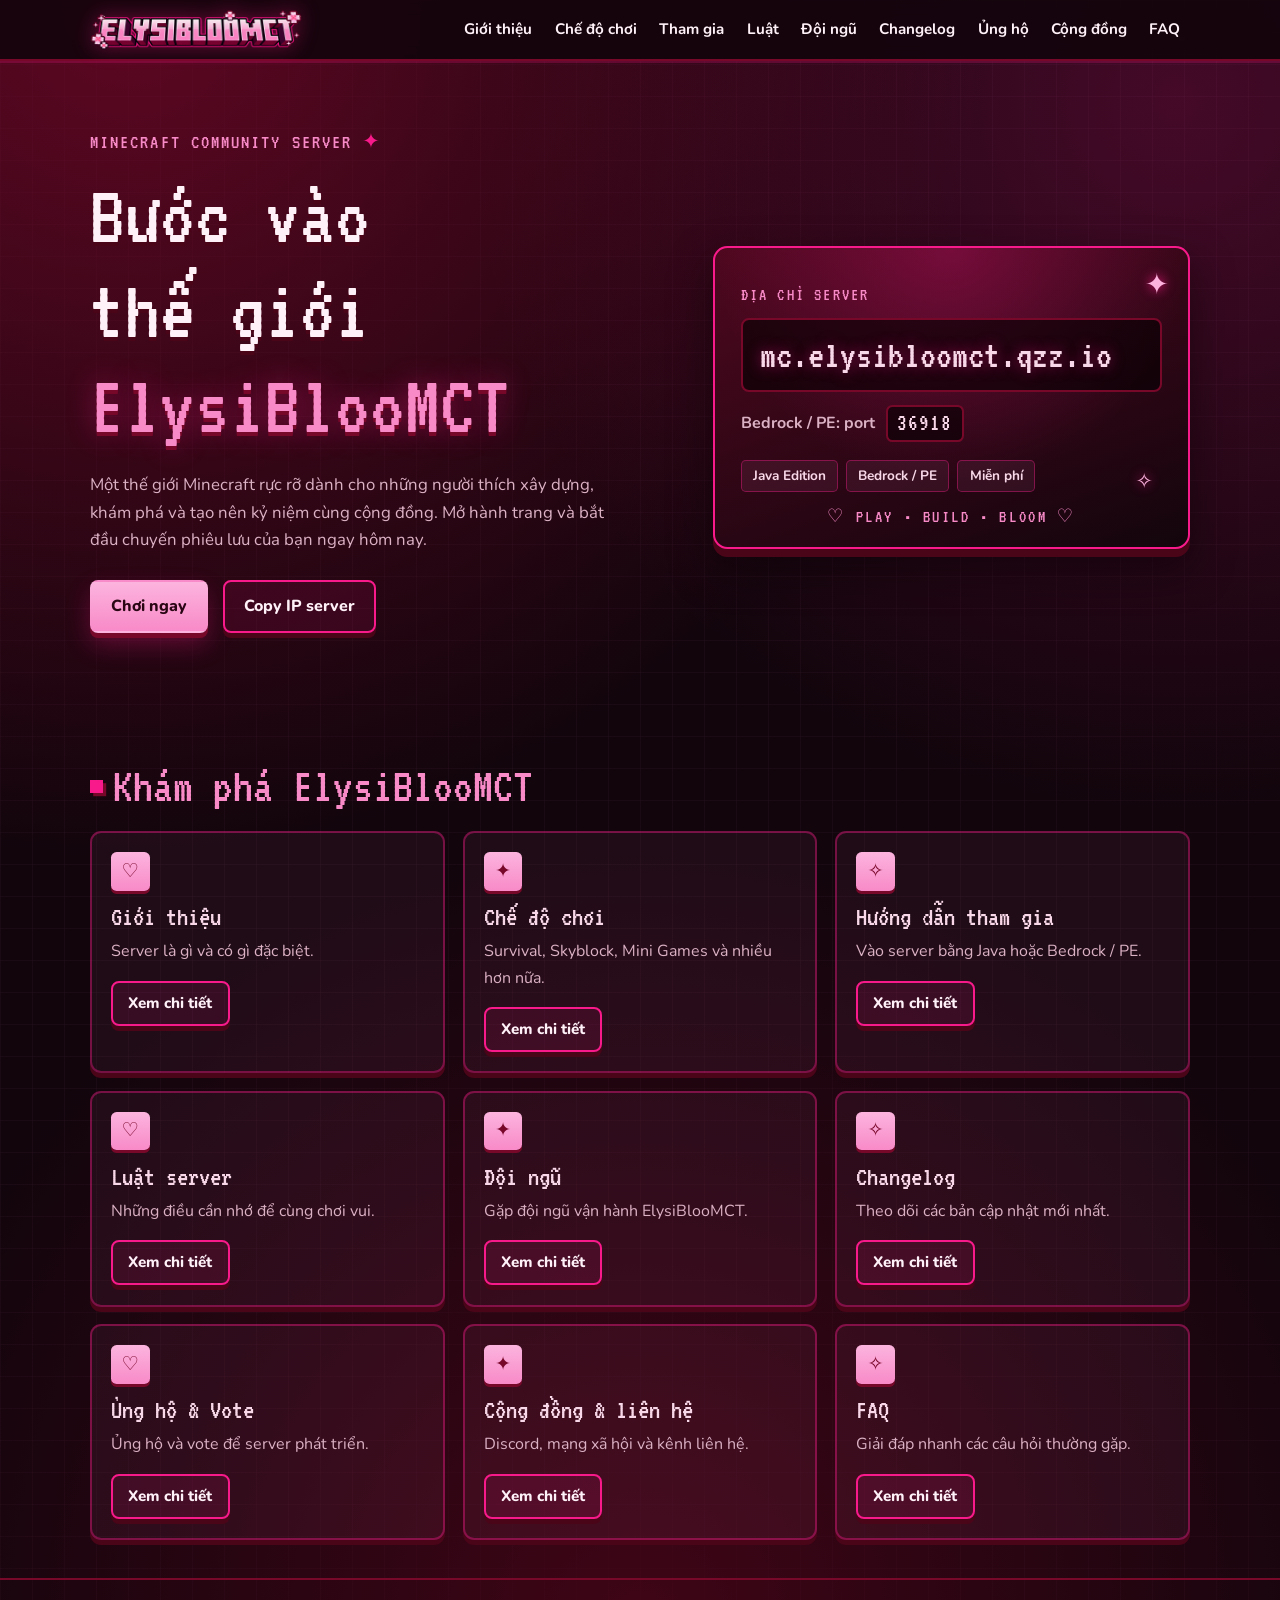
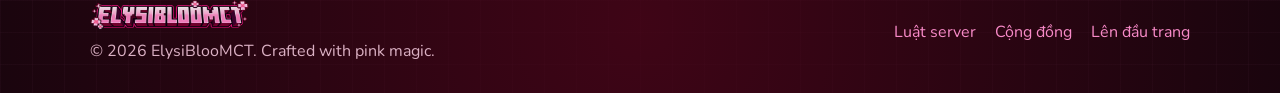
<file: index.html>
<!DOCTYPE html>
<html lang="vi">
  <head>
    <meta charset="UTF-8" />
    <meta name="viewport" content="width=device-width, initial-scale=1.0" />
    <meta
      name="description"
      content="ElysiBlooMCT - server Minecraft cộng đồng (Java và Bedrock/PE) với thế giới sinh tồn, phiêu lưu và những sự kiện ngập tràn sắc hồng."
    />
    <meta name="theme-color" content="#12050c" />
    <link rel="icon" href="./assets/favicon.ico" sizes="any" />
    <link rel="icon" type="image/png" sizes="32x32" href="./assets/favicon-32.png" />
    <link rel="icon" type="image/png" sizes="192x192" href="./assets/favicon-192.png" />
    <link rel="apple-touch-icon" href="./assets/apple-touch-icon.png" />
    <meta name="color-scheme" content="dark" />
    <meta name="darkreader-lock" />
    <title>ElysiBlooMCT | Minecraft Community Server</title>
    <link rel="preconnect" href="https://fonts.googleapis.com" />
    <link rel="preconnect" href="https://fonts.gstatic.com" crossorigin />
    <link
      rel="stylesheet"
      href="https://fonts.googleapis.com/css2?family=Nunito:wght@400;600;700;800&display=swap"
    />
    <link rel="stylesheet" href="./assets/styles.css?v=20261118a" />
    <link rel="stylesheet" href="./assets/mobile.css?v=20261118a" />
  </head>
  <body>
    <a class="skip-link" href="#main-content">Bỏ qua đến nội dung chính</a>
    <header class="site-header" id="top"></header>

    <main id="main-content">
      <section class="hero" aria-labelledby="hero-title">
        <div class="container hero-grid">
          <div>
            <p class="eyebrow">Minecraft Community Server <span>✦</span></p>
            <h1 id="hero-title">Bước vào thế giới <em>ElysiBlooMCT</em></h1>
            <p class="hero-text">
              Một thế giới Minecraft rực rỡ dành cho những người thích xây dựng,
              khám phá và tạo nên kỷ niệm cùng cộng đồng. Mở hành trang và bắt
              đầu chuyến phiêu lưu của bạn ngay hôm nay.
            </p>
            <div class="hero-actions">
              <a class="btn btn-primary" href="./join/">Chơi ngay</a>
              <button class="btn btn-secondary" id="copy-ip-btn" type="button">
                Copy IP server
              </button>
            </div>
            <p class="copy-feedback" aria-live="polite">
              <span id="copy-status" role="status"></span>
            </p>
          </div>
          <div class="hero-panel">
            <div class="sparkle sparkle-one" aria-hidden="true">✦</div>
            <div class="sparkle sparkle-two" aria-hidden="true">✧</div>
            <p class="panel-label">Địa chỉ server</p>
            <p class="panel-ip"><strong id="server-ip">mc.elysibloomct.qzz.io</strong></p>
            <p class="panel-port">Bedrock / PE: port <strong id="bedrock-port">36918</strong></p>
            <ul class="panel-meta">
              <li>Java Edition</li>
              <li>Bedrock / PE</li>
              <li>Miễn phí</li>
            </ul>
            <p class="hero-badge">♡ PLAY • BUILD • BLOOM ♡</p>
          </div>
        </div>
      </section>

      <section class="section" data-module="home"></section>
    </main>

    <footer class="site-footer"></footer>

    <script src="./assets/script.js?v=20261118a"></script>
  </body>
</html>
</file>
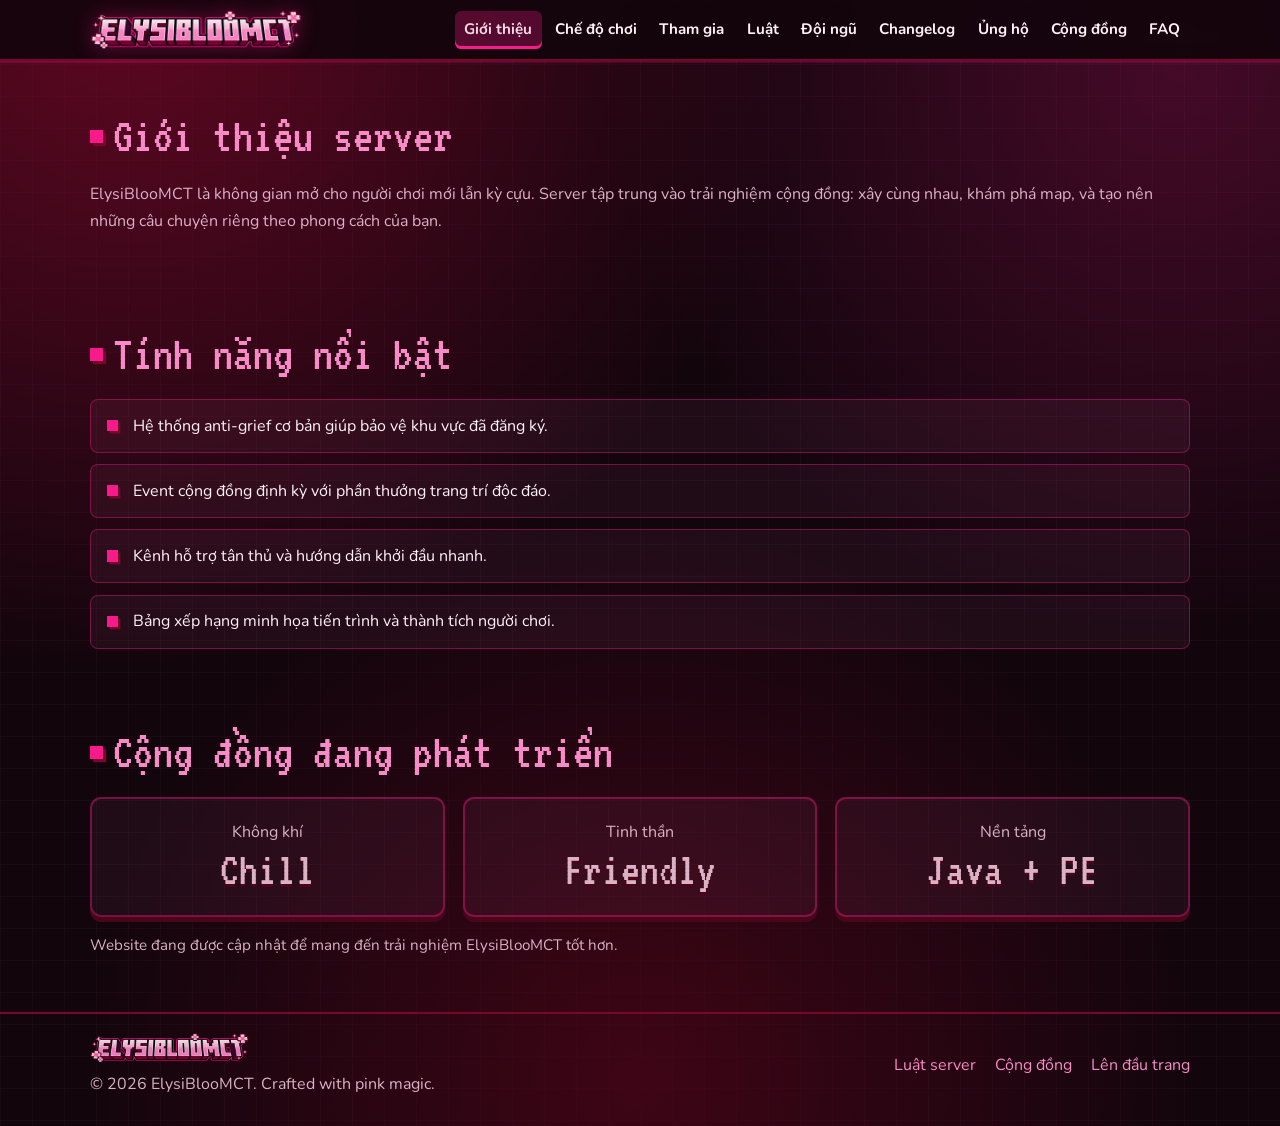
<file: about/index.html>
<!DOCTYPE html>
<html lang="vi">
  <head>
    <meta charset="UTF-8" />
    <meta name="viewport" content="width=device-width, initial-scale=1.0" />
    <meta name="description" content="Giới thiệu ElysiBlooMCT: server Minecraft cộng đồng cho người chơi mới lẫn kỳ cựu." />
    <meta name="theme-color" content="#12050c" />
    <link rel="icon" href="../assets/favicon.ico" sizes="any" />
    <link rel="icon" type="image/png" sizes="32x32" href="../assets/favicon-32.png" />
    <link rel="icon" type="image/png" sizes="192x192" href="../assets/favicon-192.png" />
    <link rel="apple-touch-icon" href="../assets/apple-touch-icon.png" />
    <meta name="color-scheme" content="dark" />
    <meta name="darkreader-lock" />
    <title>Giới thiệu | ElysiBlooMCT</title>
    <link rel="preconnect" href="https://fonts.googleapis.com" />
    <link rel="preconnect" href="https://fonts.gstatic.com" crossorigin />
    <link rel="stylesheet" href="https://fonts.googleapis.com/css2?family=Nunito:wght@400;600;700;800&display=swap" />
    <link rel="stylesheet" href="../assets/styles.css?v=20261118a" />
    <link rel="stylesheet" href="../assets/mobile.css?v=20261118a" />
  </head>
  <body>
    <a class="skip-link" href="#main-content">Bỏ qua đến nội dung chính</a>
    <header class="site-header" id="top"></header>
    <main id="main-content">
      <section class="section" data-module="about" data-heading="h1"></section>
      <section class="section" data-module="features"></section>
      <section class="section" data-module="stats"></section>
    </main>
    <footer class="site-footer"></footer>
    <script src="../assets/script.js?v=20261118a"></script>
  </body>
</html>
</file>
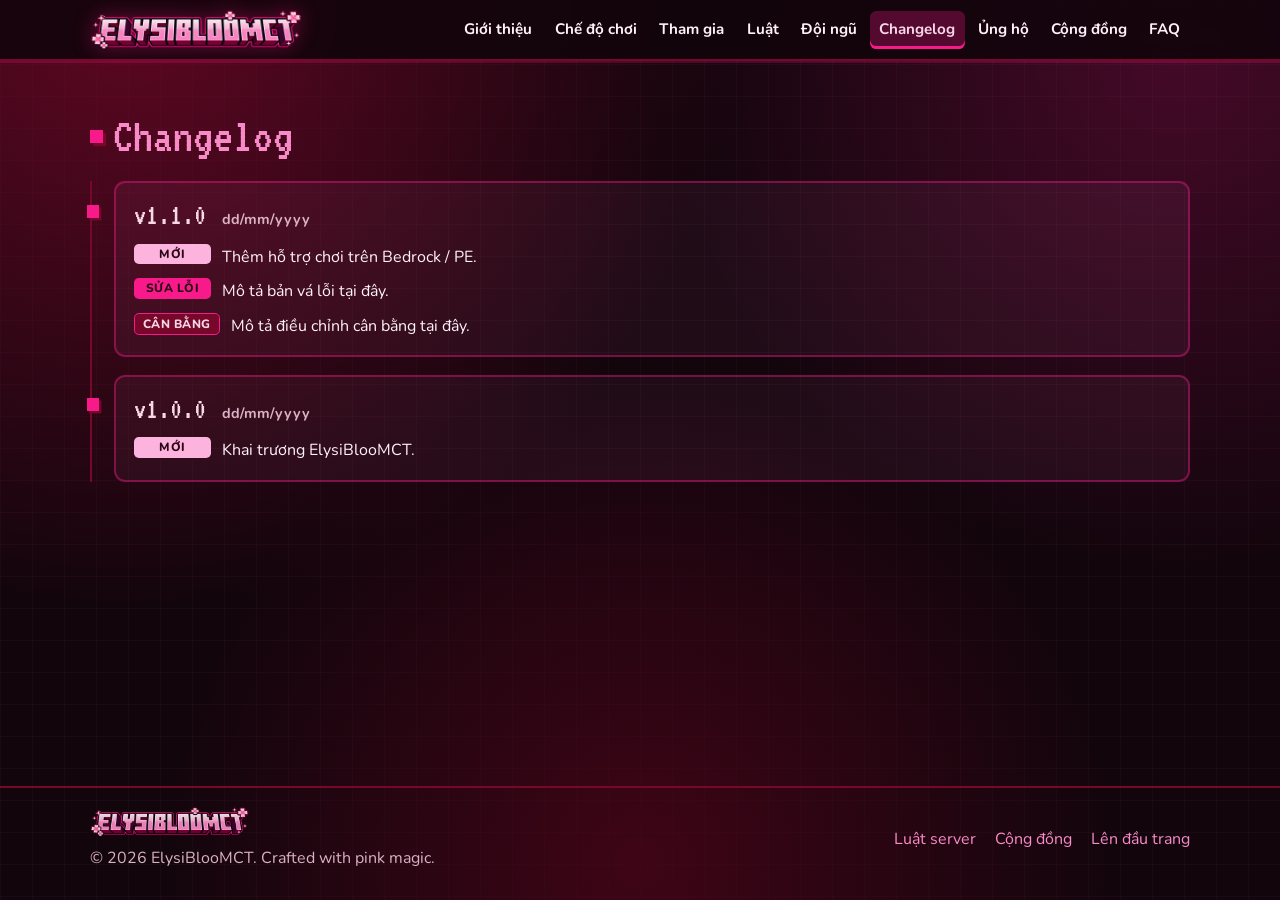
<file: changelog/index.html>
<!DOCTYPE html>
<html lang="vi">
  <head>
    <meta charset="UTF-8" />
    <meta name="viewport" content="width=device-width, initial-scale=1.0" />
    <meta name="description" content="Changelog ElysiBlooMCT: các bản cập nhật, sửa lỗi và thay đổi mới nhất của server." />
    <meta name="theme-color" content="#12050c" />
    <link rel="icon" href="../assets/favicon.ico" sizes="any" />
    <link rel="icon" type="image/png" sizes="32x32" href="../assets/favicon-32.png" />
    <link rel="icon" type="image/png" sizes="192x192" href="../assets/favicon-192.png" />
    <link rel="apple-touch-icon" href="../assets/apple-touch-icon.png" />
    <meta name="color-scheme" content="dark" />
    <meta name="darkreader-lock" />
    <title>Changelog | ElysiBlooMCT</title>
    <link rel="preconnect" href="https://fonts.googleapis.com" />
    <link rel="preconnect" href="https://fonts.gstatic.com" crossorigin />
    <link rel="stylesheet" href="https://fonts.googleapis.com/css2?family=Nunito:wght@400;600;700;800&display=swap" />
    <link rel="stylesheet" href="../assets/styles.css?v=20261118a" />
    <link rel="stylesheet" href="../assets/mobile.css?v=20261118a" />
  </head>
  <body>
    <a class="skip-link" href="#main-content">Bỏ qua đến nội dung chính</a>
    <header class="site-header" id="top"></header>
    <main id="main-content">
      <section class="section" data-module="changelog" data-heading="h1"></section>
    </main>
    <footer class="site-footer"></footer>
    <script src="../assets/script.js?v=20261118a"></script>
  </body>
</html>
</file>
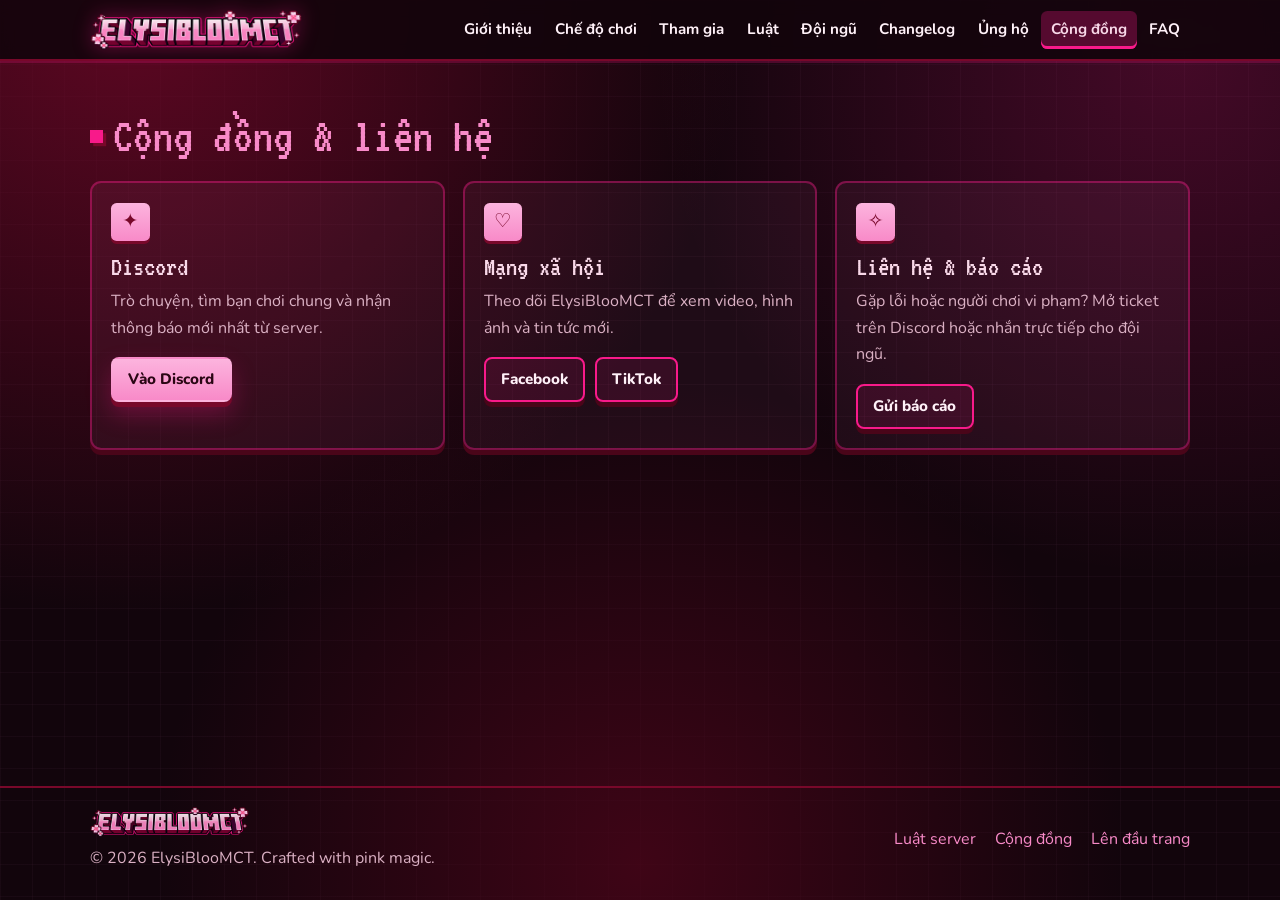
<file: community/index.html>
<!DOCTYPE html>
<html lang="vi">
  <head>
    <meta charset="UTF-8" />
    <meta name="viewport" content="width=device-width, initial-scale=1.0" />
    <meta name="description" content="Cộng đồng ElysiBlooMCT: Discord, mạng xã hội và kênh liên hệ, báo cáo." />
    <meta name="theme-color" content="#12050c" />
    <link rel="icon" href="../assets/favicon.ico" sizes="any" />
    <link rel="icon" type="image/png" sizes="32x32" href="../assets/favicon-32.png" />
    <link rel="icon" type="image/png" sizes="192x192" href="../assets/favicon-192.png" />
    <link rel="apple-touch-icon" href="../assets/apple-touch-icon.png" />
    <meta name="color-scheme" content="dark" />
    <meta name="darkreader-lock" />
    <title>Cộng đồng &amp; liên hệ | ElysiBlooMCT</title>
    <link rel="preconnect" href="https://fonts.googleapis.com" />
    <link rel="preconnect" href="https://fonts.gstatic.com" crossorigin />
    <link rel="stylesheet" href="https://fonts.googleapis.com/css2?family=Nunito:wght@400;600;700;800&display=swap" />
    <link rel="stylesheet" href="../assets/styles.css?v=20261118a" />
    <link rel="stylesheet" href="../assets/mobile.css?v=20261118a" />
  </head>
  <body>
    <a class="skip-link" href="#main-content">Bỏ qua đến nội dung chính</a>
    <header class="site-header" id="top"></header>
    <main id="main-content">
      <section class="section" data-module="community" data-heading="h1"></section>
    </main>
    <footer class="site-footer"></footer>
    <script src="../assets/script.js?v=20261118a"></script>
  </body>
</html>
</file>
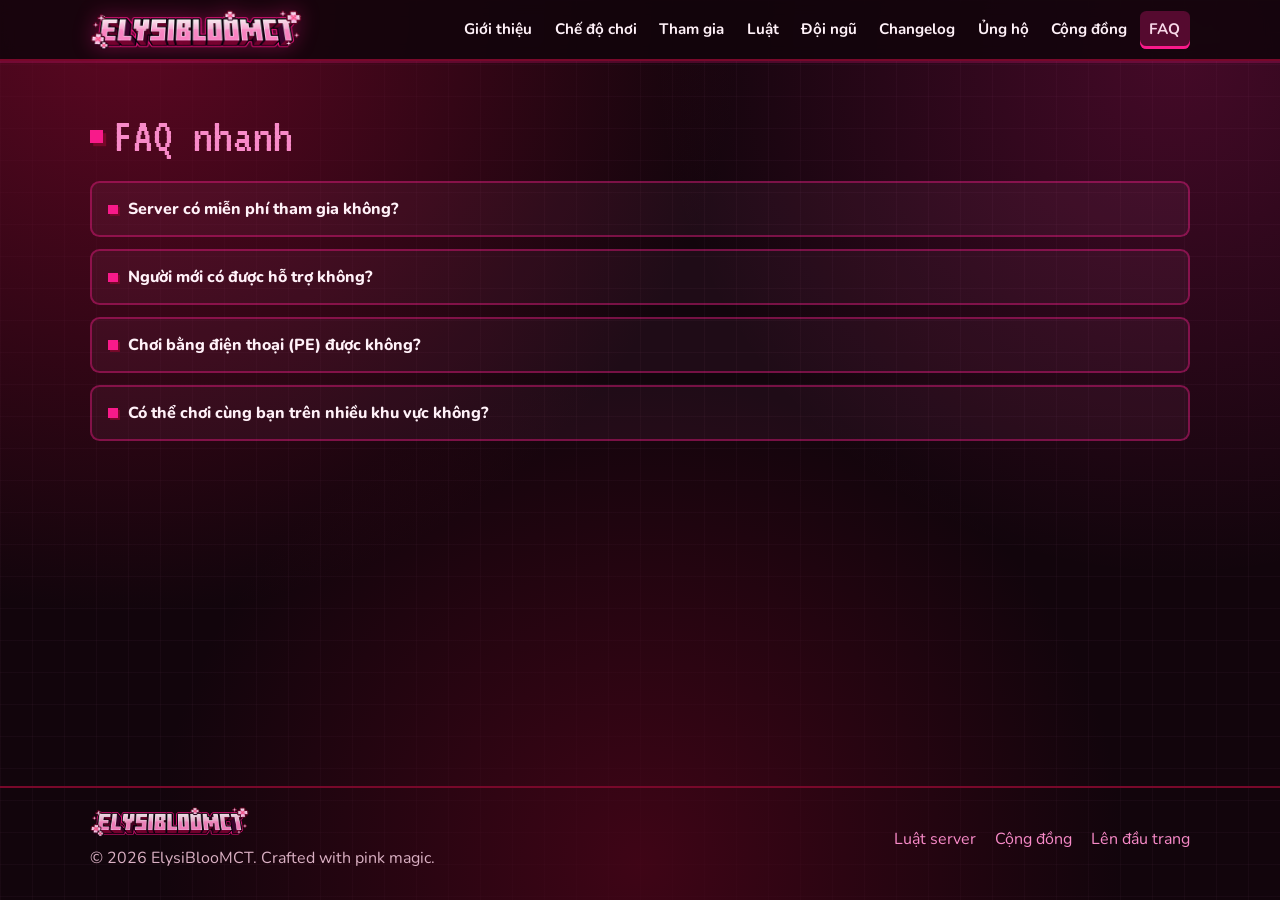
<file: faq/index.html>
<!DOCTYPE html>
<html lang="vi">
  <head>
    <meta charset="UTF-8" />
    <meta name="viewport" content="width=device-width, initial-scale=1.0" />
    <meta name="description" content="Câu hỏi thường gặp về server ElysiBlooMCT." />
    <meta name="theme-color" content="#12050c" />
    <link rel="icon" href="../assets/favicon.ico" sizes="any" />
    <link rel="icon" type="image/png" sizes="32x32" href="../assets/favicon-32.png" />
    <link rel="icon" type="image/png" sizes="192x192" href="../assets/favicon-192.png" />
    <link rel="apple-touch-icon" href="../assets/apple-touch-icon.png" />
    <meta name="color-scheme" content="dark" />
    <meta name="darkreader-lock" />
    <title>FAQ | ElysiBlooMCT</title>
    <link rel="preconnect" href="https://fonts.googleapis.com" />
    <link rel="preconnect" href="https://fonts.gstatic.com" crossorigin />
    <link rel="stylesheet" href="https://fonts.googleapis.com/css2?family=Nunito:wght@400;600;700;800&display=swap" />
    <link rel="stylesheet" href="../assets/styles.css?v=20261118a" />
    <link rel="stylesheet" href="../assets/mobile.css?v=20261118a" />
  </head>
  <body>
    <a class="skip-link" href="#main-content">Bỏ qua đến nội dung chính</a>
    <header class="site-header" id="top"></header>
    <main id="main-content">
      <section class="section" data-module="faq" data-heading="h1"></section>
    </main>
    <footer class="site-footer"></footer>
    <script src="../assets/script.js?v=20261118a"></script>
  </body>
</html>
</file>
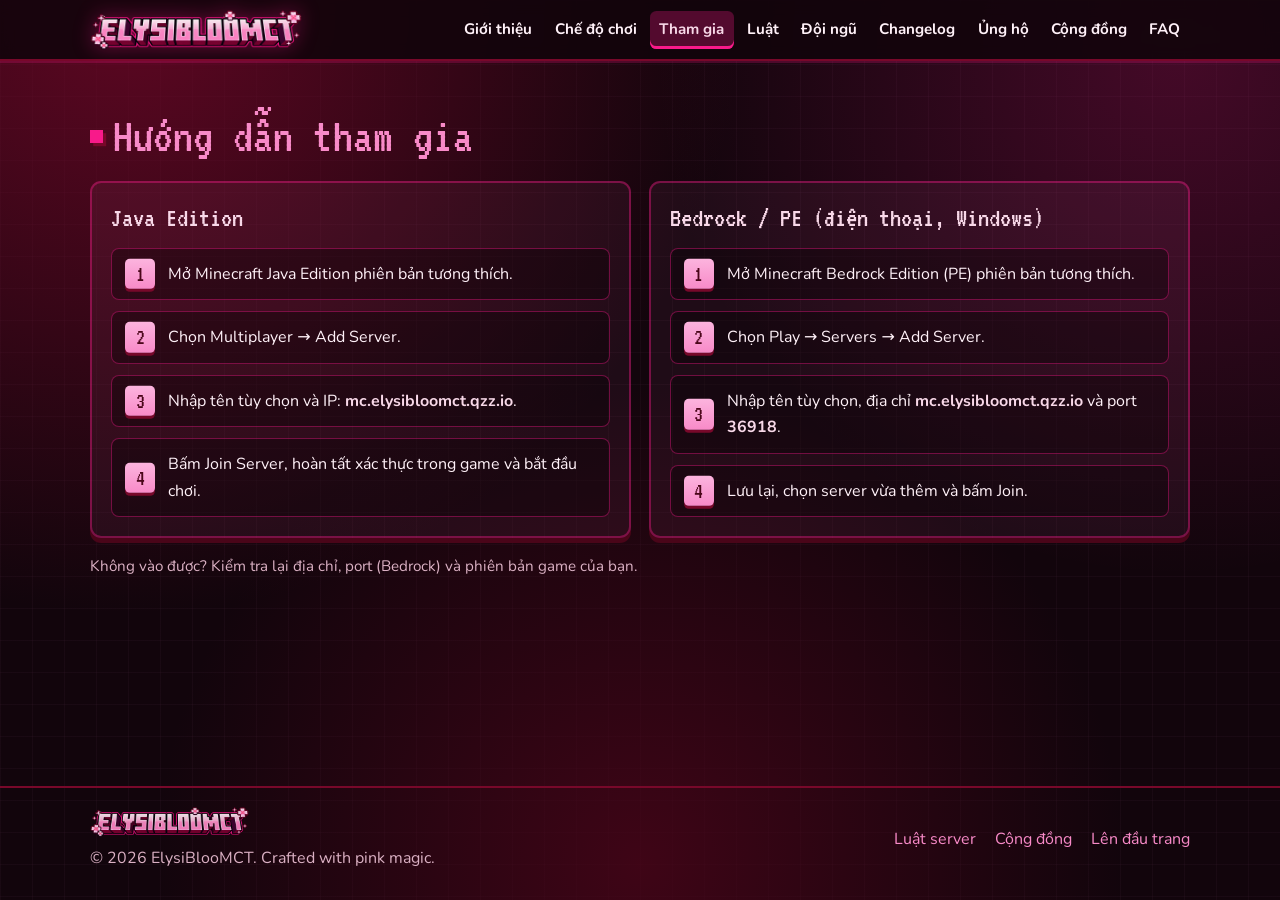
<file: join/index.html>
<!DOCTYPE html>
<html lang="vi">
  <head>
    <meta charset="UTF-8" />
    <meta name="viewport" content="width=device-width, initial-scale=1.0" />
    <meta name="description" content="Hướng dẫn vào server ElysiBlooMCT bằng Minecraft Java Edition hoặc Bedrock / PE." />
    <meta name="theme-color" content="#12050c" />
    <link rel="icon" href="../assets/favicon.ico" sizes="any" />
    <link rel="icon" type="image/png" sizes="32x32" href="../assets/favicon-32.png" />
    <link rel="icon" type="image/png" sizes="192x192" href="../assets/favicon-192.png" />
    <link rel="apple-touch-icon" href="../assets/apple-touch-icon.png" />
    <meta name="color-scheme" content="dark" />
    <meta name="darkreader-lock" />
    <title>Hướng dẫn tham gia | ElysiBlooMCT</title>
    <link rel="preconnect" href="https://fonts.googleapis.com" />
    <link rel="preconnect" href="https://fonts.gstatic.com" crossorigin />
    <link rel="stylesheet" href="https://fonts.googleapis.com/css2?family=Nunito:wght@400;600;700;800&display=swap" />
    <link rel="stylesheet" href="../assets/styles.css?v=20261118a" />
    <link rel="stylesheet" href="../assets/mobile.css?v=20261118a" />
  </head>
  <body>
    <a class="skip-link" href="#main-content">Bỏ qua đến nội dung chính</a>
    <header class="site-header" id="top"></header>
    <main id="main-content">
      <section class="section" data-module="join" data-heading="h1"></section>
    </main>
    <footer class="site-footer"></footer>
    <script src="../assets/script.js?v=20261118a"></script>
  </body>
</html>
</file>
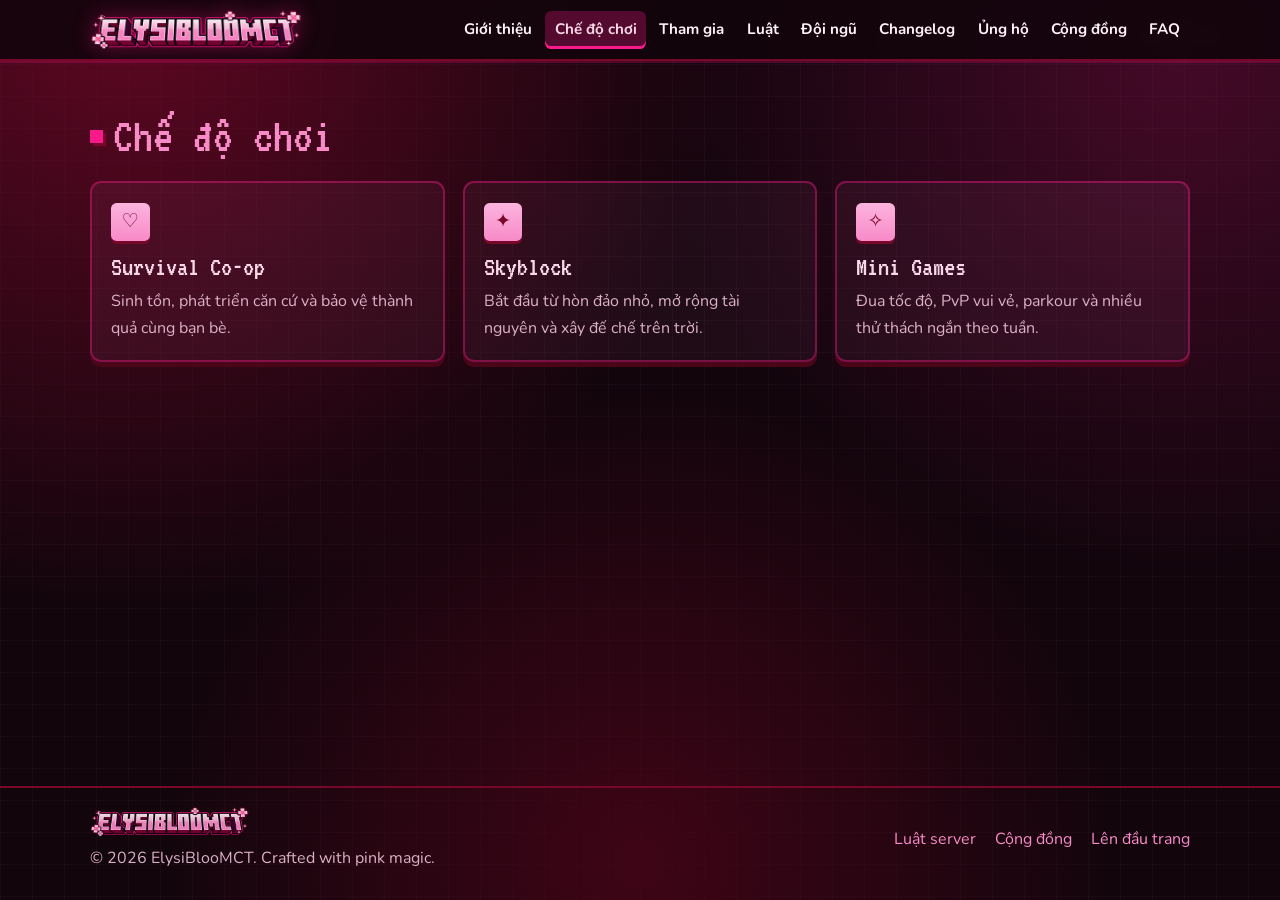
<file: modes/index.html>
<!DOCTYPE html>
<html lang="vi">
  <head>
    <meta charset="UTF-8" />
    <meta name="viewport" content="width=device-width, initial-scale=1.0" />
    <meta name="description" content="Các chế độ chơi trên ElysiBlooMCT: sinh tồn, skyblock, mini games và hơn thế nữa." />
    <meta name="theme-color" content="#12050c" />
    <link rel="icon" href="../assets/favicon.ico" sizes="any" />
    <link rel="icon" type="image/png" sizes="32x32" href="../assets/favicon-32.png" />
    <link rel="icon" type="image/png" sizes="192x192" href="../assets/favicon-192.png" />
    <link rel="apple-touch-icon" href="../assets/apple-touch-icon.png" />
    <meta name="color-scheme" content="dark" />
    <meta name="darkreader-lock" />
    <title>Chế độ chơi | ElysiBlooMCT</title>
    <link rel="preconnect" href="https://fonts.googleapis.com" />
    <link rel="preconnect" href="https://fonts.gstatic.com" crossorigin />
    <link rel="stylesheet" href="https://fonts.googleapis.com/css2?family=Nunito:wght@400;600;700;800&display=swap" />
    <link rel="stylesheet" href="../assets/styles.css?v=20261118a" />
    <link rel="stylesheet" href="../assets/mobile.css?v=20261118a" />
  </head>
  <body>
    <a class="skip-link" href="#main-content">Bỏ qua đến nội dung chính</a>
    <header class="site-header" id="top"></header>
    <main id="main-content">
      <section class="section" data-module="modes" data-heading="h1"></section>
    </main>
    <footer class="site-footer"></footer>
    <script src="../assets/script.js?v=20261118a"></script>
  </body>
</html>
</file>
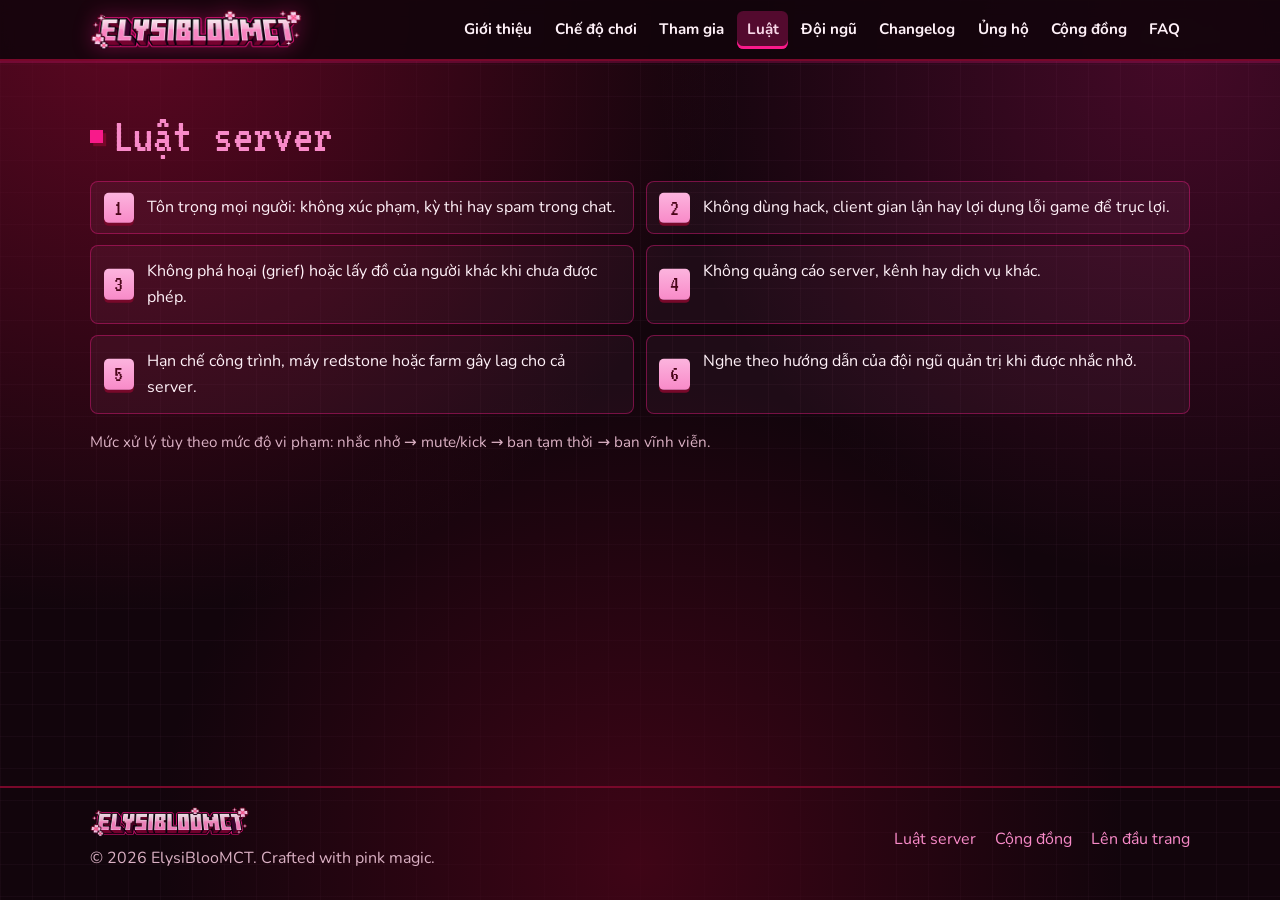
<file: rules/index.html>
<!DOCTYPE html>
<html lang="vi">
  <head>
    <meta charset="UTF-8" />
    <meta name="viewport" content="width=device-width, initial-scale=1.0" />
    <meta name="description" content="Luật server ElysiBlooMCT: những điều cần nhớ để cùng chơi vui và công bằng." />
    <meta name="theme-color" content="#12050c" />
    <link rel="icon" href="../assets/favicon.ico" sizes="any" />
    <link rel="icon" type="image/png" sizes="32x32" href="../assets/favicon-32.png" />
    <link rel="icon" type="image/png" sizes="192x192" href="../assets/favicon-192.png" />
    <link rel="apple-touch-icon" href="../assets/apple-touch-icon.png" />
    <meta name="color-scheme" content="dark" />
    <meta name="darkreader-lock" />
    <title>Luật server | ElysiBlooMCT</title>
    <link rel="preconnect" href="https://fonts.googleapis.com" />
    <link rel="preconnect" href="https://fonts.gstatic.com" crossorigin />
    <link rel="stylesheet" href="https://fonts.googleapis.com/css2?family=Nunito:wght@400;600;700;800&display=swap" />
    <link rel="stylesheet" href="../assets/styles.css?v=20261118a" />
    <link rel="stylesheet" href="../assets/mobile.css?v=20261118a" />
  </head>
  <body>
    <a class="skip-link" href="#main-content">Bỏ qua đến nội dung chính</a>
    <header class="site-header" id="top"></header>
    <main id="main-content">
      <section class="section" data-module="rules" data-heading="h1"></section>
    </main>
    <footer class="site-footer"></footer>
    <script src="../assets/script.js?v=20261118a"></script>
  </body>
</html>
</file>
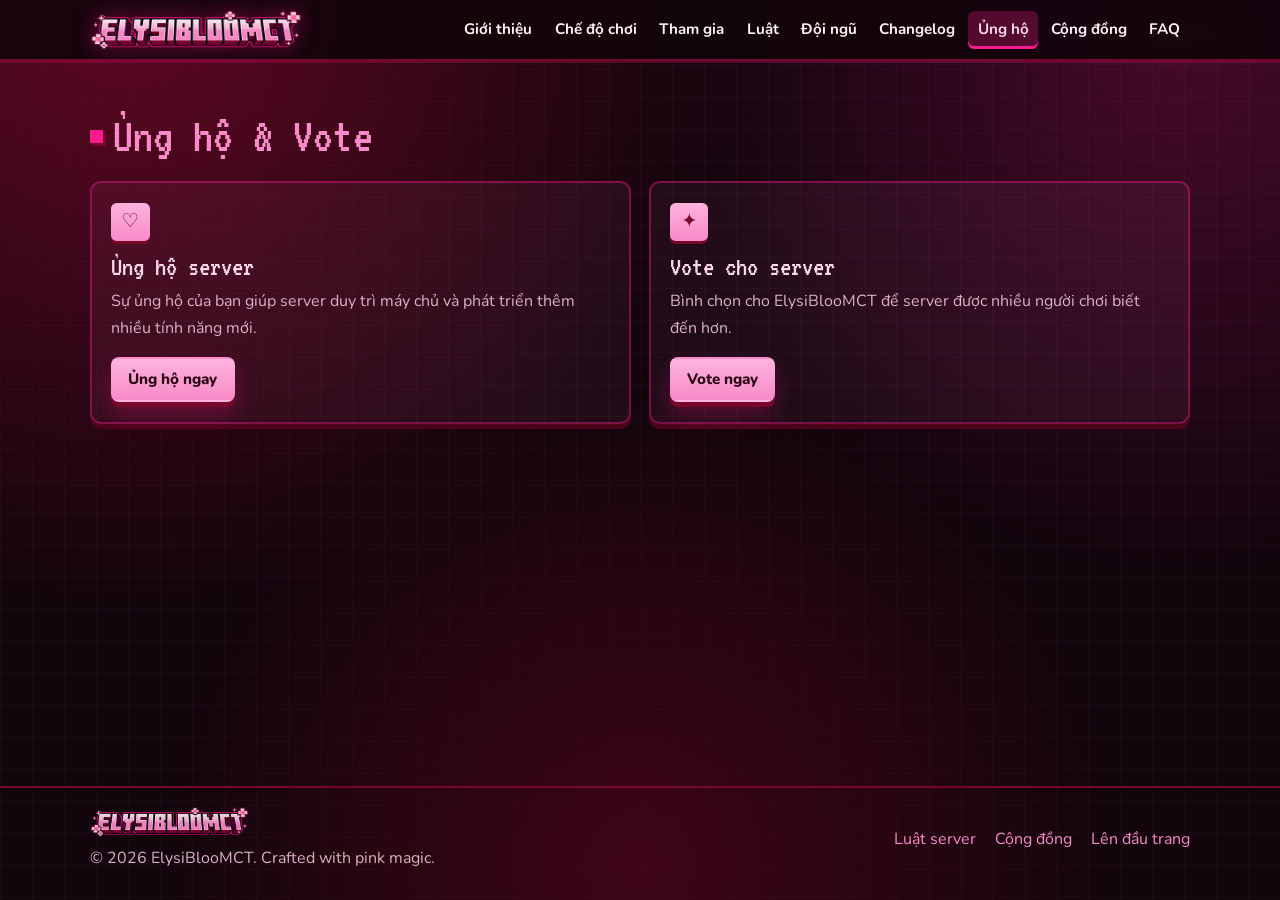
<file: support/index.html>
<!DOCTYPE html>
<html lang="vi">
  <head>
    <meta charset="UTF-8" />
    <meta name="viewport" content="width=device-width, initial-scale=1.0" />
    <meta name="description" content="Ủng hộ và vote cho server ElysiBlooMCT để server phát triển hơn." />
    <meta name="theme-color" content="#12050c" />
    <link rel="icon" href="../assets/favicon.ico" sizes="any" />
    <link rel="icon" type="image/png" sizes="32x32" href="../assets/favicon-32.png" />
    <link rel="icon" type="image/png" sizes="192x192" href="../assets/favicon-192.png" />
    <link rel="apple-touch-icon" href="../assets/apple-touch-icon.png" />
    <meta name="color-scheme" content="dark" />
    <meta name="darkreader-lock" />
    <title>Ủng hộ &amp; Vote | ElysiBlooMCT</title>
    <link rel="preconnect" href="https://fonts.googleapis.com" />
    <link rel="preconnect" href="https://fonts.gstatic.com" crossorigin />
    <link rel="stylesheet" href="https://fonts.googleapis.com/css2?family=Nunito:wght@400;600;700;800&display=swap" />
    <link rel="stylesheet" href="../assets/styles.css?v=20261118a" />
    <link rel="stylesheet" href="../assets/mobile.css?v=20261118a" />
  </head>
  <body>
    <a class="skip-link" href="#main-content">Bỏ qua đến nội dung chính</a>
    <header class="site-header" id="top"></header>
    <main id="main-content">
      <section class="section" data-module="support" data-heading="h1"></section>
    </main>
    <footer class="site-footer"></footer>
    <script src="../assets/script.js?v=20261118a"></script>
  </body>
</html>
</file>
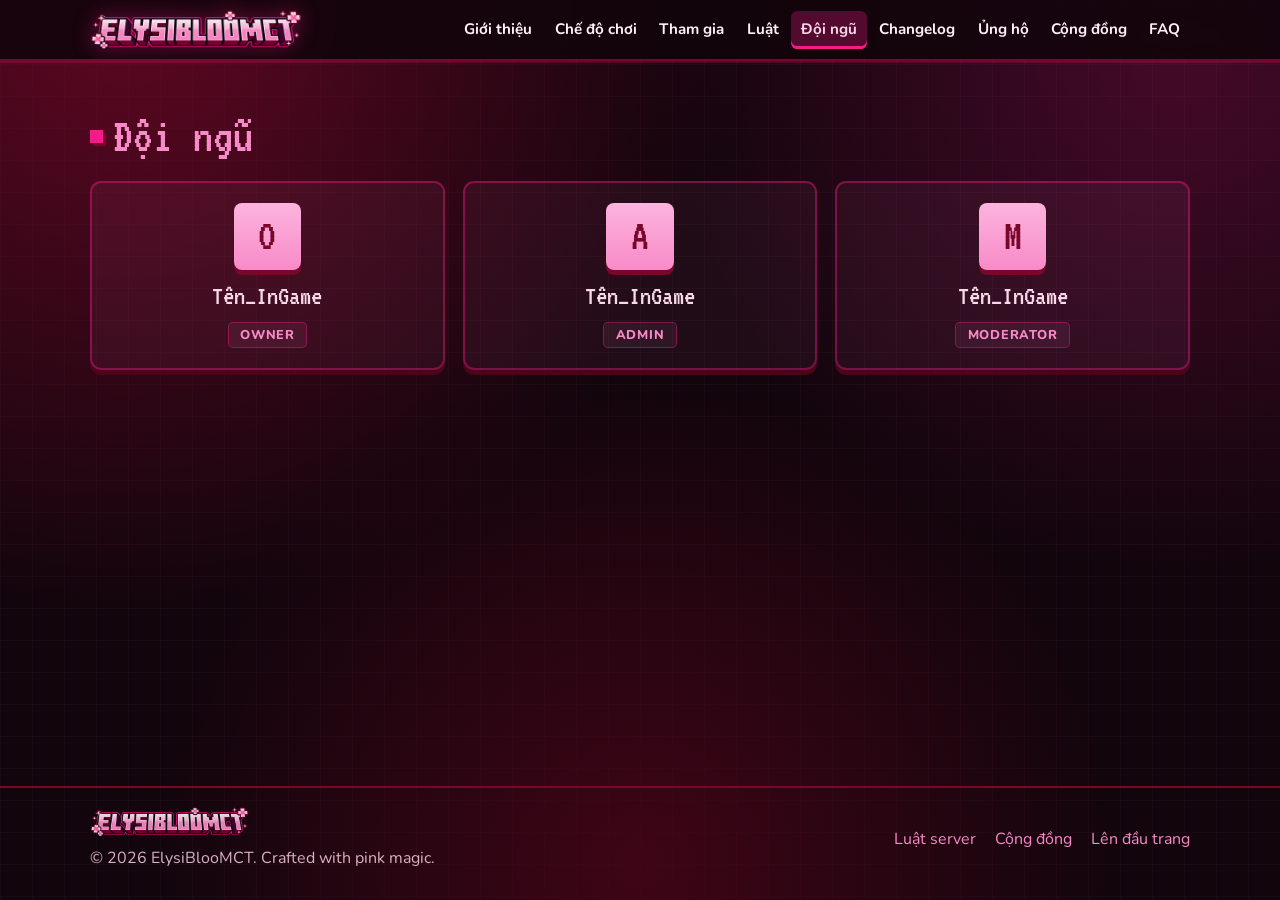
<file: team/index.html>
<!DOCTYPE html>
<html lang="vi">
  <head>
    <meta charset="UTF-8" />
    <meta name="viewport" content="width=device-width, initial-scale=1.0" />
    <meta name="description" content="Đội ngũ vận hành server ElysiBlooMCT." />
    <meta name="theme-color" content="#12050c" />
    <link rel="icon" href="../assets/favicon.ico" sizes="any" />
    <link rel="icon" type="image/png" sizes="32x32" href="../assets/favicon-32.png" />
    <link rel="icon" type="image/png" sizes="192x192" href="../assets/favicon-192.png" />
    <link rel="apple-touch-icon" href="../assets/apple-touch-icon.png" />
    <meta name="color-scheme" content="dark" />
    <meta name="darkreader-lock" />
    <title>Đội ngũ | ElysiBlooMCT</title>
    <link rel="preconnect" href="https://fonts.googleapis.com" />
    <link rel="preconnect" href="https://fonts.gstatic.com" crossorigin />
    <link rel="stylesheet" href="https://fonts.googleapis.com/css2?family=Nunito:wght@400;600;700;800&display=swap" />
    <link rel="stylesheet" href="../assets/styles.css?v=20261118a" />
    <link rel="stylesheet" href="../assets/mobile.css?v=20261118a" />
  </head>
  <body>
    <a class="skip-link" href="#main-content">Bỏ qua đến nội dung chính</a>
    <header class="site-header" id="top"></header>
    <main id="main-content">
      <section class="section" data-module="team" data-heading="h1"></section>
    </main>
    <footer class="site-footer"></footer>
    <script src="../assets/script.js?v=20261118a"></script>
  </body>
</html>
</file>
<file: assets/styles.css>
@font-face {
  font-family: "VT323"; font-style: normal; font-weight: 400; font-display: swap;
  src: url("./fonts/vt323-vietnamese-400-normal.woff2") format("woff2");
  unicode-range: U+0102-0103, U+0110-0111, U+0128-0129, U+0168-0169, U+01A0-01A1, U+01AF-01B0, U+0300-0301, U+0303-0304, U+0308-0309, U+0323, U+0329, U+1EA0-1EF9, U+20AB;
}
@font-face {
  font-family: "VT323"; font-style: normal; font-weight: 400; font-display: swap;
  src: url("./fonts/vt323-latin-ext-400-normal.woff2") format("woff2");
  unicode-range: U+0100-02BA, U+02BD-02C5, U+02C7-02CC, U+02CE-02D7, U+02DD-02FF, U+0304, U+0308, U+0329, U+1D00-1DBF, U+1E00-1E9F, U+1EF2-1EFF, U+2020, U+20A0-20AB, U+20AD-20C0, U+2113, U+2C60-2C7F, U+A720-A7FF;
}
@font-face {
  font-family: "VT323"; font-style: normal; font-weight: 400; font-display: swap;
  src: url("./fonts/vt323-latin-400-normal.woff2") format("woff2");
  unicode-range: U+0000-00FF, U+0131, U+0152-0153, U+02BB-02BC, U+02C6, U+02DA, U+02DC, U+0304, U+0308, U+0329, U+2000-206F, U+20AC, U+2122, U+2191, U+2193, U+2212, U+2215, U+FEFF, U+FFFD;
}

:root {
  --bg: #12050c;
  --bg-soft: #1c0711;
  --wine: #78082a;
  --wine-deep: #4a0519;
  --hot: #f81a8a;
  --pink: #f88ac8;
  --pink-light: #fcb4de;
  --blush: #f8d8e8;
  --ink: #2a0614;
  --text: #fff1f8;
  --muted: #dbb1c4;
  --card: rgba(248, 138, 200, 0.06);
  --border: rgba(248, 26, 138, 0.4);
  --shadow: 0 18px 40px rgba(8, 0, 4, 0.5);
  --font-display: "VT323", "Trebuchet MS", system-ui, sans-serif;
  --font-body: "Nunito", system-ui, -apple-system, "Segoe UI", sans-serif;
}

* { box-sizing: border-box; }

html { color-scheme: dark; } html, body { margin: 0; padding: 0; min-height: 100%; }
body { display: flex; flex-direction: column; min-height: 100vh; min-height: 100dvh; }
main { flex: 1 0 auto; }
.site-header, .site-footer { flex: none; }
html { scroll-behavior: smooth; scroll-padding-top: 5rem; }

body {
  font-family: var(--font-body);
  font-synthesis: none; background:
    radial-gradient(circle at 10% 0%, rgba(120, 8, 42, 0.75) 0, rgba(120, 8, 42, 0) 42%),
    radial-gradient(circle at 92% 6%, rgba(248, 26, 138, 0.22) 0, rgba(248, 26, 138, 0) 36%),
    radial-gradient(circle at 50% 96%, rgba(74, 5, 25, 0.8) 0, rgba(74, 5, 25, 0) 45%),
    linear-gradient(rgba(248, 138, 200, 0.035) 1px, transparent 1px) 0 0 / 32px 32px,
    linear-gradient(90deg, rgba(248, 138, 200, 0.035) 1px, transparent 1px) 0 0 / 32px 32px,
    var(--bg);
  color: var(--text);
  line-height: 1.65;
}

h1, h2, h3 { font-family: var(--font-display); font-weight: 400; line-height: 1.1; margin-top: 0; }
a { color: var(--pink); text-decoration: none; }
main { min-height: 60vh; }

.skip-link {
  position: absolute; left: -9999px; top: 0; background: #fff; color: #111;
  padding: 0.65rem 0.8rem; z-index: 1000;
}
.skip-link:focus-visible { left: 0.75rem; top: 0.75rem; }
.container { width: min(1100px, calc(100% - 2rem)); margin: 0 auto; }

.site-header {
  position: sticky; top: 0; z-index: 10;
  background: rgba(18, 5, 12, 0.9);
  backdrop-filter: blur(8px);
  border-bottom: 2px solid var(--wine);
  box-shadow: 0 2px 0 rgba(248, 26, 138, 0.22);
}
.nav-wrap { display: flex; justify-content: space-between; align-items: center; gap: 1rem; padding: 0.6rem 0; }
.brand { display: inline-flex; flex: none; line-height: 0; }
.brand-logo { display: block; height: 40px; width: auto; filter: drop-shadow(0 0 10px rgba(248, 26, 138, 0.35)); }
.nav-links { list-style: none; display: flex; flex-wrap: wrap; justify-content: flex-end; gap: 0.2rem; margin: 0; padding: 0; }
.nav-links a { display: block; padding: 0.4rem 0.6rem; border-radius: 0.4rem; color: var(--text); font-weight: 700; font-size: 0.95rem; transition: background 0.2s ease, color 0.2s ease; }
.nav-links a:hover { background: rgba(248, 26, 138, 0.18); color: var(--blush); }
.nav-links a[aria-current="page"] { background: rgba(248, 26, 138, 0.28); color: var(--blush); box-shadow: inset 0 -3px 0 var(--hot); }

.hero { padding: 4rem 0 3.2rem; }
.hero-grid { display: grid; grid-template-columns: 1.1fr 0.9fr; gap: 2.5rem; align-items: center; }
.eyebrow { font-family: var(--font-display); color: var(--pink); text-transform: uppercase; letter-spacing: 0.1em; font-size: 1.3rem; margin: 0 0 0.6rem; }
.eyebrow span { color: var(--hot); }
h1 { max-width: 760px; margin-bottom: 1rem; font-size: clamp(3.2rem, 7vw, 5.4rem); letter-spacing: 0; text-wrap: balance; text-shadow: 0 4px 0 var(--wine-deep); }
h1 em { color: var(--pink); font-style: normal; text-shadow: 0 4px 0 var(--wine), 0 0 28px rgba(248, 26, 138, 0.45); }
.hero-text { max-width: 54ch; color: var(--muted); font-size: 1.05rem; }
.hero-actions { display: flex; gap: 0.9rem; flex-wrap: wrap; margin: 1.6rem 0 0.4rem; }
.copy-feedback { min-height: 1.7em; margin: 0.6rem 0 0; }
#copy-status { color: var(--pink); font-weight: 800; }

.btn { display: inline-block; border: 2px solid transparent; border-radius: 0.5rem; padding: 0.7rem 1.2rem; font: inherit; font-weight: 800; cursor: pointer; transition: transform 0.15s ease, box-shadow 0.15s ease, filter 0.15s ease; }
.btn-primary { background: linear-gradient(180deg, var(--pink-light), var(--pink)); color: var(--ink); box-shadow: 0 5px 0 var(--wine), 0 12px 24px rgba(248, 26, 138, 0.28); }
.btn-secondary { background: rgba(248, 26, 138, 0.1); border-color: var(--hot); color: var(--text); box-shadow: 0 5px 0 var(--wine-deep); }
.btn:active { transform: translateY(3px); }
.btn-primary:active { box-shadow: 0 2px 0 var(--wine); }
.btn-secondary:active { box-shadow: 0 2px 0 var(--wine-deep); }

.hero-panel {
  position: relative; overflow: hidden;
  padding: 2rem 1.6rem 3.4rem;
  border: 2px solid var(--hot); border-radius: 0.9rem;
  background:
    radial-gradient(circle at 50% 0%, rgba(248, 26, 138, 0.28), transparent 62%),
    linear-gradient(160deg, rgba(120, 8, 42, 0.55), rgba(18, 5, 12, 0.92)),
    var(--bg-soft);
  box-shadow: 0 8px 0 var(--wine-deep), var(--shadow);
  animation: panel-enter 0.7s cubic-bezier(0.22, 1, 0.36, 1) both;
}
.panel-label { font-family: var(--font-display); color: var(--pink); text-transform: uppercase; letter-spacing: 0.12em; font-size: 1.15rem; margin: 0 0 0.5rem; }
.panel-ip { margin: 0; padding: 0.8rem 1.1rem; background: rgba(8, 0, 4, 0.65); border: 2px solid var(--wine); border-radius: 0.5rem; font-family: var(--font-display); font-size: clamp(1.7rem, 4.4vw, 2.5rem); line-height: 1.1; color: var(--blush); word-break: break-all; text-shadow: 0 0 14px rgba(248, 26, 138, 0.5); }
.panel-port { display: flex; flex-wrap: wrap; align-items: center; gap: 0.4rem 0.7rem; margin: 0.8rem 0 0; color: var(--muted); font-weight: 700; }
.panel-port strong { padding: 0 0.6rem; background: rgba(8, 0, 4, 0.65); border: 2px solid var(--wine); border-radius: 0.4rem; font-family: var(--font-display); font-size: 1.5rem; font-weight: 400; line-height: 1.4; color: var(--blush); letter-spacing: 0.04em; }
.panel-meta { list-style: none; display: flex; flex-wrap: wrap; gap: 0.5rem; margin: 1.1rem 0 0; padding: 0; }
.panel-meta li { padding: 0.25rem 0.7rem; border: 1px solid var(--border); border-radius: 0.3rem; background: rgba(248, 138, 200, 0.08); color: var(--blush); font-weight: 700; font-size: 0.85rem; }
.hero-badge { position: absolute; left: 0; right: 0; bottom: 0.9rem; margin: 0; text-align: center; color: var(--pink); font-family: var(--font-display); font-size: 1.15rem; letter-spacing: 0.14em; }
.sparkle { position: absolute; color: var(--pink-light); text-shadow: 0 0 12px var(--hot); animation: twinkle 2.2s ease-in-out infinite; }
.sparkle-one { top: 0.8rem; right: 1.2rem; font-size: 1.8rem; }
.sparkle-two { bottom: 3rem; right: 2.2rem; font-size: 1.3rem; animation-delay: 0.7s; }

.section { padding: 2.4rem 0; }
main > .section:first-child { padding-top: 3rem; }
.section-title { display: flex; align-items: center; gap: 0.65rem; max-width: none; margin-bottom: 1.1rem; color: var(--pink); font-size: clamp(2.3rem, 5vw, 3.1rem); letter-spacing: normal; text-shadow: none; }
.section-title::before { content: ""; flex: none; width: 0.8rem; height: 0.8rem; background: var(--hot); box-shadow: 0.2rem 0.2rem 0 var(--wine); }
h3 { margin: 0.7rem 0 0.35rem; color: var(--blush); font-size: 1.75rem; }
.section p { color: var(--muted); }

.card-grid { display: grid; grid-template-columns: repeat(3, minmax(0, 1fr)); gap: 1.1rem; }
.card-grid-2 { grid-template-columns: repeat(2, minmax(0, 1fr)); }
.card { padding: 1.2rem; background: var(--card); border: 2px solid var(--border); border-radius: 0.7rem; box-shadow: 0 5px 0 var(--wine-deep); transition: transform 0.25s ease, border-color 0.25s ease; }
.card p { margin: 0; }
.card-icon { display: inline-grid; place-items: center; width: 2.4rem; height: 2.4rem; background: linear-gradient(180deg, var(--pink-light), var(--pink)); color: var(--wine); font-size: 1.2rem; border-radius: 0.35rem; box-shadow: 0 3px 0 var(--wine); }
.card-actions { display: flex; flex-wrap: wrap; gap: 0.6rem; margin-top: 1rem; }
.card .btn { padding: 0.5rem 0.95rem; font-size: 0.95rem; }

.feature-list, .steps { list-style: none; display: grid; gap: 0.7rem; margin: 0; padding: 0; }
.feature-list li, .steps li { position: relative; background: var(--card); border: 1px solid var(--border); border-radius: 0.5rem; }
.feature-list li { padding: 0.8rem 1rem 0.8rem 2.6rem; }
.feature-list li::before { content: ""; position: absolute; left: 1rem; top: 1.25rem; width: 0.7rem; height: 0.7rem; background: var(--hot); box-shadow: 0.15rem 0.15rem 0 var(--wine); }
.steps { counter-reset: step; }
.steps li { counter-increment: step; padding: 0.75rem 1rem 0.75rem 3.5rem; }
.steps li::before { content: counter(step); position: absolute; left: 0.8rem; top: 50%; transform: translateY(-50%); display: grid; place-items: center; width: 1.9rem; height: 1.9rem; background: linear-gradient(180deg, var(--pink-light), var(--pink)); color: var(--wine-deep); font-family: var(--font-display); font-size: 1.4rem; line-height: 1; border-radius: 0.3rem; box-shadow: 0 3px 0 var(--wine); }
.steps strong { color: var(--blush); }
.steps-grid { grid-template-columns: repeat(2, minmax(0, 1fr)); }

.join-grid { display: grid; grid-template-columns: repeat(auto-fit, minmax(min(100%, 320px), 1fr)); gap: 1.1rem; }
.join-card { padding: 1.2rem; background: var(--card); border: 2px solid var(--border); border-radius: 0.7rem; box-shadow: 0 5px 0 var(--wine-deep); }
.join-card h3 { margin-top: 0; }
.join-card .steps { margin-top: 0.9rem; }
.join-card .steps li { background: rgba(8, 0, 4, 0.35); }

.stat { text-align: center; }
.stat-label { color: var(--muted); margin: 0; }
.stat-value { margin: 0.3rem 0 0; font-family: var(--font-display); font-size: 2.9rem; line-height: 1.1; color: var(--pink); text-shadow: 0 3px 0 var(--wine-deep); }
.note { margin-top: 1rem; font-size: 0.95rem; }

.member { text-align: center; }
.avatar { display: grid; place-items: center; width: 4.2rem; height: 4.2rem; margin: 0 auto 0.4rem; background: linear-gradient(180deg, var(--pink-light), var(--pink)); color: var(--wine); font-family: var(--font-display); font-size: 2.8rem; line-height: 1; border-radius: 0.5rem; box-shadow: 0 5px 0 var(--wine); }
.avatar img { width: 100%; height: 100%; object-fit: cover; border-radius: inherit; image-rendering: pixelated; }
.member .role { display: inline-block; margin-top: 0.3rem; padding: 0.1rem 0.7rem; border: 1px solid var(--border); border-radius: 0.3rem; background: rgba(248, 138, 200, 0.08); color: var(--pink); font-size: 0.8rem; font-weight: 800; letter-spacing: 0.06em; text-transform: uppercase; }

.changelog { list-style: none; display: grid; gap: 1.1rem; margin: 0; padding: 0 0 0 1.4rem; border-left: 2px solid var(--wine); }
.log-item { position: relative; padding: 1rem 1.1rem; background: var(--card); border: 2px solid var(--border); border-radius: 0.7rem; }
.log-item::before { content: ""; position: absolute; left: calc(-1.4rem - 0.4rem - 1px); top: 1.35rem; width: 0.8rem; height: 0.8rem; background: var(--hot); box-shadow: 0.15rem 0.15rem 0 var(--wine); }
.log-head { display: flex; flex-wrap: wrap; align-items: baseline; gap: 0.3rem 1rem; margin-bottom: 0.7rem; }
.log-version { font-family: var(--font-display); font-size: 1.9rem; line-height: 1.1; color: var(--blush); }
.log-title { color: var(--pink); font-weight: 800; }
.log-date { color: var(--muted); font-size: 0.9rem; font-weight: 700; }
.log-list { list-style: none; display: grid; gap: 0.5rem; margin: 0; padding: 0; }
.log-list li { display: flex; align-items: flex-start; gap: 0.7rem; color: var(--text); }
.tag { flex: none; min-width: 4.8rem; padding: 0 0.5rem; text-align: center; border-radius: 0.3rem; font-size: 0.75rem; font-weight: 800; line-height: 1.7; letter-spacing: 0.04em; text-transform: uppercase; }
.tag-new { background: var(--pink-light); color: var(--ink); }
.tag-fix { background: var(--hot); color: var(--ink); }
.tag-balance { background: var(--wine); color: var(--blush); border: 1px solid var(--hot); }
.tag-change { background: transparent; color: var(--pink); border: 1px solid var(--pink); }
.tag-remove { background: var(--bg-soft); color: var(--muted); border: 1px solid var(--muted); }

details { padding: 0.8rem 1rem; background: var(--card); border: 2px solid var(--border); border-radius: 0.6rem; }
details + details { margin-top: 0.75rem; }
details[open] { border-color: var(--hot); }
summary { display: flex; align-items: center; gap: 0.65rem; cursor: pointer; font-weight: 800; list-style: none; }
summary::-webkit-details-marker { display: none; }
summary::before { content: ""; flex: none; width: 0.6rem; height: 0.6rem; background: var(--hot); box-shadow: 0.12rem 0.12rem 0 var(--wine); transition: background 0.2s ease; }
details[open] summary::before { background: var(--pink-light); }
details p { margin: 0.6rem 0 0; }

.scroll-reveal { opacity: 0; transform: translateY(18px); transition: opacity 0.55s ease, transform 0.55s ease; }
.scroll-reveal.is-visible { opacity: 1; transform: translateY(0); }

.site-footer { margin-top: auto; padding: 1.2rem 0 1.8rem; border-top: 2px solid var(--wine); color: var(--muted); }
.footer-wrap { display: flex; flex-wrap: wrap; gap: 0.65rem; justify-content: space-between; align-items: center; }
.footer-brand { display: flex; flex-direction: column; gap: 0.5rem; align-items: flex-start; }
.footer-logo { display: block; height: 30px; width: auto; opacity: 0.95; }
.footer-wrap p { margin: 0; }
.menu-toggle { display: none; } .footer-links { display: flex; flex-wrap: wrap; gap: 0.4rem 1.2rem; }
:focus-visible { outline: 3px solid var(--pink); outline-offset: 3px; }

@keyframes twinkle { 0%, 100% { opacity: 0.5; transform: scale(0.9) rotate(0deg); } 50% { opacity: 1; transform: scale(1.15) rotate(12deg); } }
@keyframes panel-enter { from { opacity: 0; transform: translateY(12px) scale(0.98); } to { opacity: 1; transform: translateY(0) scale(1); } }

@media (hover: hover) and (pointer: fine) {
  .btn:hover { transform: translateY(-2px); filter: brightness(1.06); }
  .btn-primary:hover { box-shadow: 0 7px 0 var(--wine), 0 14px 28px rgba(248, 26, 138, 0.34); }
  .btn-secondary:hover { box-shadow: 0 7px 0 var(--wine-deep); }
  .card:hover { transform: translateY(-3px); border-color: var(--hot); }
  .footer-wrap a:hover { text-decoration: underline; }
}
@media (prefers-reduced-motion: reduce) {
  html { scroll-behavior: auto; }
  *, *::before, *::after { animation-duration: 0.01ms !important; animation-iteration-count: 1 !important; transition-duration: 0.01ms !important; scroll-behavior: auto !important; }
  .scroll-reveal { opacity: 1; transform: none; }
}
</file>
<file: assets/mobile.css>
@media (max-width: 900px) {
  html { scroll-behavior: auto; scroll-padding-top: 4.5rem; }
  .hero-grid, .card-grid, .card-grid-2, .join-grid, .steps-grid { grid-template-columns: 1fr; }
  .hero { padding: 2rem 0 1.6rem; }
  .sparkle { display: none; }

  .site-header { position: sticky; top: 0; }
  .nav-wrap { position: relative; flex-direction: row; justify-content: flex-start; align-items: center; gap: 0.6rem; padding: 0.4rem 0; min-height: 56px; }
  .menu-toggle {
    display: inline-flex; flex-direction: column; justify-content: center; align-items: center; gap: 5px;
    flex: none; width: 44px; height: 44px; padding: 0; cursor: pointer;
    background: rgba(248, 26, 138, 0.12); border: 2px solid var(--hot); border-radius: 0.5rem; color: var(--text);
    box-shadow: 0 3px 0 var(--wine-deep);
  }
  .menu-toggle span { display: block; width: 20px; height: 3px; background: var(--blush, #fff); border-radius: 1px; transition: transform 0.2s ease, opacity 0.2s ease; }
  .site-header.menu-open .menu-toggle span:nth-child(1) { transform: translateY(8px) rotate(45deg); }
  .site-header.menu-open .menu-toggle span:nth-child(2) { opacity: 0; }
  .site-header.menu-open .menu-toggle span:nth-child(3) { transform: translateY(-8px) rotate(-45deg); }
  .brand { min-height: 44px; align-items: center; }
  .brand-logo { height: 32px; }

  .nav-wrap > nav {
    display: none; position: absolute; left: 0; right: 0; top: 100%; z-index: 20;
    max-height: calc(100dvh - 70px); overflow-y: auto;
    background: #12050c; border: 2px solid var(--wine); border-top: 0;
    border-radius: 0 0 0.8rem 0.8rem; box-shadow: 0 14px 28px rgba(0, 0, 0, 0.5);
  }
  .site-header.menu-open .nav-wrap > nav { display: block; }
  .nav-links { flex-direction: column; flex-wrap: nowrap; justify-content: flex-start; gap: 0; padding: 0.4rem 0; }
  .nav-links a { display: flex; align-items: center; min-height: 48px; padding: 0.5rem 1.1rem; border-radius: 0; font-size: 1.05rem; }

  .footer-wrap { flex-direction: column; align-items: center; text-align: center; gap: 0.8rem; }
  .footer-brand { align-items: center; }
  .footer-links { justify-content: center; }
  .site-footer a { display: inline-block; padding: 0.5rem 0; }
}
@media (max-width: 640px) {
  .hero h1 { font-size: clamp(2.8rem, 13vw, 3.6rem); }
  .hero-panel { padding: 1.6rem 1.1rem 1.4rem; }
  .hero-badge { position: static; margin-top: 1.2rem; }
  .btn { min-height: 44px; }
  summary { min-height: 44px; }
  .section { padding: 1.9rem 0; }
  main > .section:first-child { padding-top: 2rem; }
  .scroll-reveal { transform: translateY(12px); transition-duration: 0.4s; }
}
</file>
